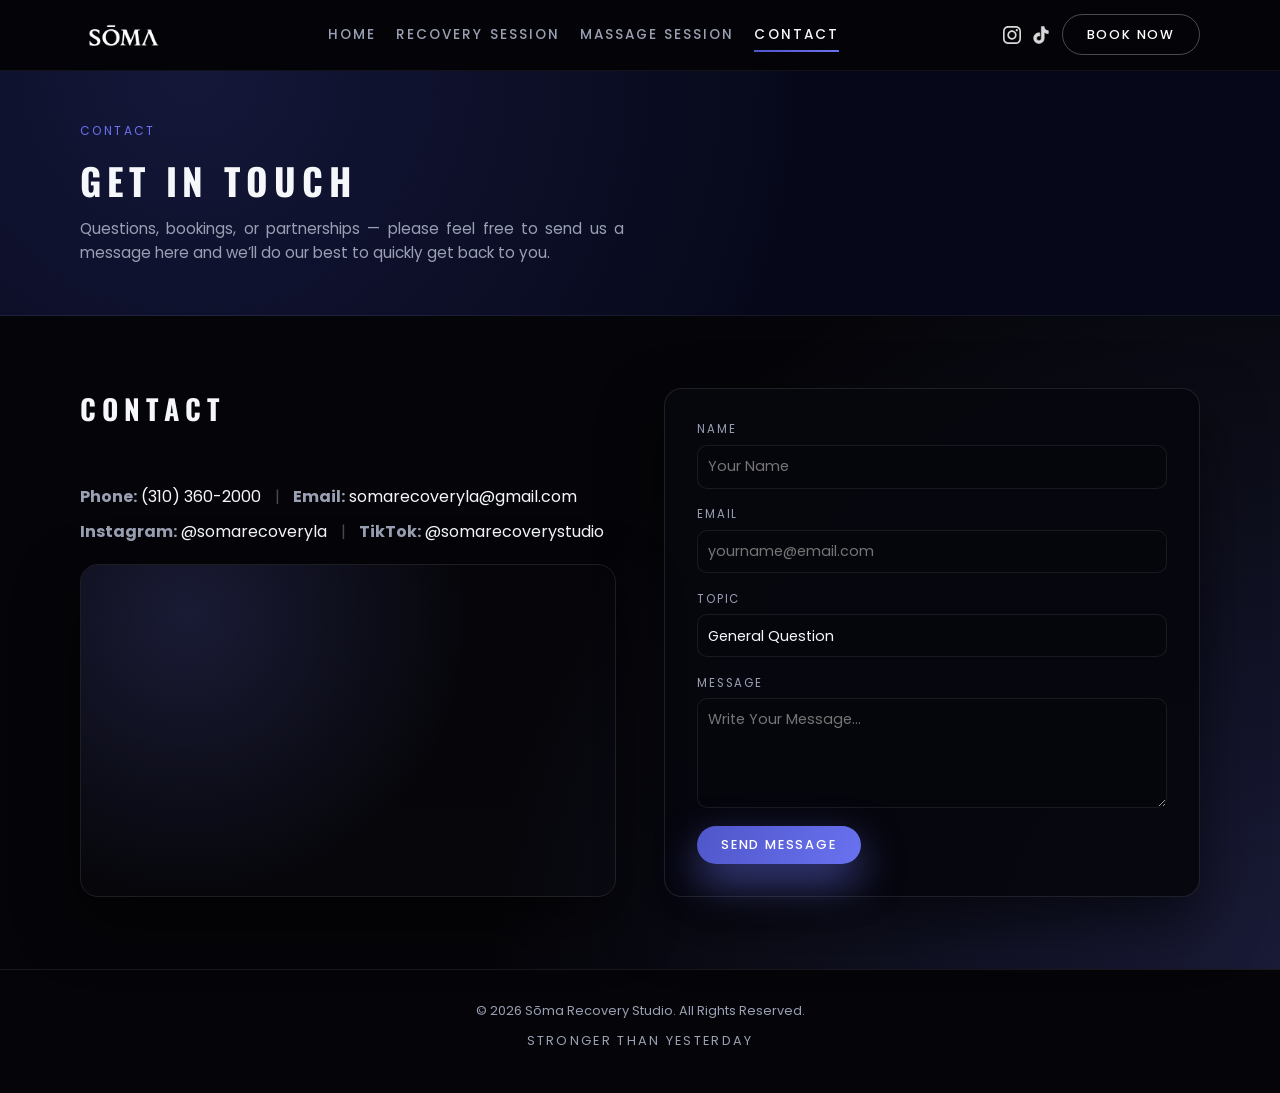
<file: contact.html>
<!DOCTYPE html>
<html lang="en">
<head>
  <meta charset="UTF-8" />
  <meta name="viewport" content="width=device-width, initial-scale=1.0" />

  <title>Sōma Recovery Studio</title>

  <!-- Fonts -->
  <link rel="preconnect" href="https://fonts.googleapis.com">
  <link rel="preconnect" href="https://fonts.gstatic.com" crossorigin>
  <link
    rel="stylesheet"
    href="https://fonts.googleapis.com/css2?family=Poppins:wght@300;400;500;600;700&family=Oswald:wght@400;500;600&display=block"
  >

  <!-- Main styles -->
  <link rel="stylesheet" href="styles.css" />

  <!-- Meta Pixel Code -->
  <script>
    !function(f,b,e,v,n,t,s){
      if(f.fbq)return;n=f.fbq=function(){n.callMethod?
      n.callMethod.apply(n,arguments):n.queue.push(arguments)};
      if(!f._fbq)f._fbq=n;n.push=n;n.loaded=!0;n.version='2.0';
      n.queue=[];t=b.createElement(e);t.async=!0;
      t.src=v;s=b.getElementsByTagName(e)[0];
      s.parentNode.insertBefore(t,s)
    }(window, document,'script','https://connect.facebook.net/en_US/fbevents.js');
    fbq('init', '4151699605071330');
    fbq('track', 'PageView');
  </script>
  <noscript>
    <img height="1" width="1" style="display:none"
         src="https://www.facebook.com/tr?id=4151699605071330&ev=PageView&noscript=1"/>
  </noscript>
</head>

<body class="contact-page">
  <!-- =========================
       HEADER
  ========================== -->
  <header class="site-header">
    <div class="container nav-container">
      <a href="index.html" class="logo">
        <img src="PICTURES/logo.png" alt="Sōma Recovery Studio" />
      </a>

      <nav class="main-nav">
        <a href="index.html">Home</a>
        <a href="recovery.html">
          <span class="nav-long">Recovery Session</span>
          <span class="nav-short">Recovery</span>
        </a>
        <a href="massage.html">
          <span class="nav-long">Massage Session</span>
          <span class="nav-short">Massage</span>
        </a>
        <a href="contact.html" class="active">Contact</a>
      </nav>

      <div class="nav-right">
        <div class="social-icons">
          <a href="https://www.instagram.com/somarecoveryla/" target="_blank" aria-label="Instagram" rel="noopener noreferrer">
            <img src="PICTURES/instagram-icon.svg" alt="Instagram">
          </a>
          <a href="https://www.tiktok.com/@somarecoverystudio" target="_blank" aria-label="TikTok" rel="noopener noreferrer">
            <img src="PICTURES/tiktok-logo.svg" alt="TikTok">
          </a>
        </div>

        <a
          href="https://somarecoveryla.square.site/"
          class="btn btn-outline nav-cta"
          target="_blank"
          rel="noopener noreferrer"
        >
          Book Now
        </a>

        <button class="nav-toggle" type="button" aria-label="Open menu" aria-expanded="false">
          <span class="burger">
            <span></span><span></span><span></span>
          </span>
        </button>
      </div>
    </div>

    <!-- Mobile menu -->
    <div class="mobile-menu" aria-hidden="true">
      <a href="index.html">Home</a>
      <a href="recovery.html">Recovery</a>
      <a href="massage.html">Massage</a>
      <a href="contact.html">Contact</a>
      <a href="https://somarecoveryla.square.site/" target="_blank" rel="noopener noreferrer">Book Now</a>
    </div>
    <div class="mobile-menu-backdrop" aria-hidden="true"></div>
  </header>

  <!-- =========================
       PAGE HERO
  ========================== -->
  <main>
    <section class="page-hero">
      <div class="container">
        <p class="eyebrow">Contact</p>
        <h1>Get In Touch</h1>

        <!-- Desktop copy -->
        <p class="hero-subtitle desktop-only">
          Questions, bookings, or partnerships — please feel free to send us a
          message here and we’ll do our best to quickly get back to you.
        </p>

        <!-- Mobile copy -->
        <p class="hero-subtitle mobile-only">
          Questions, bookings, or partnerships — send us a message and we’ll get back to you.
        </p>
      </div>
    </section>

    <!-- =========================
         CONTACT SECTION
    ========================== -->
    <section class="section contact-section">
      <div class="container split">
        <!-- LEFT COLUMN: info + map (map is desktop only) -->
        <div class="contact-info">
          <div class="section-header">
            <h2>Contact</h2>
          </div>

          <!-- Desktop contact lines (hidden on mobile) -->
          <div class="contact-lines desktop-only">
            <div class="contact-line">
              <span class="contact-chunk">
                <strong>Phone:</strong> <a href="tel:13103602000">(310) 360-2000</a>
              </span>
              <span class="sep">|</span>
              <span class="contact-chunk">
                <strong>Email:</strong> <a href="mailto:somarecoveryla@gmail.com">somarecoveryla@gmail.com</a>
              </span>
            </div>

            <div class="contact-line">
              <span class="contact-chunk">
                <strong>Instagram:</strong> <a href="https://instagram.com/somarecoveryla" target="_blank" rel="noopener noreferrer">@somarecoveryla</a>
              </span>
              <span class="sep">|</span>
              <span class="contact-chunk">
                <strong>TikTok:</strong> <a href="https://tiktok.com/@somarecoverystudio" target="_blank" rel="noopener noreferrer">@somarecoverystudio</a>
              </span>
            </div>
          </div>

          <!-- Map: desktop only -->
          <div class="contact-map desktop-only" aria-label="Map">
            <iframe
              src="https://www.google.com/maps?q=2485%20S%20Sepulveda%20Blvd%2C%20Los%20Angeles%2C%20CA&output=embed"
              loading="lazy"
              referrerpolicy="no-referrer-when-downgrade"
              title="Sōma Recovery Studio Map"
            ></iframe>

            <a
              class="map-overlay"
              href="https://maps.google.com/?q=2485+S+Sepulveda+Blvd+Los+Angeles+CA"
              target="_blank"
              rel="noopener noreferrer"
            >
              Open in Google Maps
            </a>
          </div>
        </div>

        <!-- RIGHT COLUMN: form -->
        <div class="contact-right">
          <!-- ✅ Formspree -->
          <form
            class="contact-form"
            id="contactForm"
            action="https://formspree.io/f/xkowwwgk"
            method="POST"
          >
            <div class="field">
              <label for="name">Name</label>
              <input id="name" name="name" type="text" placeholder="Your Name" required>
            </div>

            <div class="field">
              <label for="email">Email</label>
              <input id="email" name="email" type="email" placeholder="yourname@email.com" required>
            </div>

            <div class="field">
              <label for="topic">Topic</label>
              <select id="topic" name="topic">
                <option value="General Question">General Question</option>
                <option value="Booking Help">Booking Help</option>
                <option value="Partnership">Partnership</option>
              </select>
            </div>

            <div class="field">
              <label for="message">Message</label>
              <textarea id="message" name="message" placeholder="Write Your Message..." required></textarea>
            </div>

            <div class="form-actions">
              <button class="btn btn-primary" id="sendBtn" type="submit">Send Message</button>
              <span class="form-status" id="formStatus" aria-live="polite"></span>
            </div>
          </form>

          <!-- MOBILE-ONLY: clean mini contact line under the form -->
          <div class="contact-mobile-mini mobile-only">
            <span class="label">Phone:</span>
            <a class="contact-link" href="tel:13103602000">(310) 360-2000</a>
            <span class="sep">|</span>
            <span class="label">Email:</span>
            <a class="contact-link" href="mailto:somarecoveryla@gmail.com">somarecoveryla@gmail.com</a>
          </div>
        </div>
      </div>
    </section>
  </main>

  <!-- =========================
       FOOTER
  ========================== -->
  <footer class="site-footer">
    <div class="container footer-inner">
      <p>© <span id="year"></span> Sōma Recovery Studio. All Rights Reserved.</p>
      <p class="footer-sub">STRONGER THAN YESTERDAY</p>
    </div>
    <script>
      document.getElementById('year').textContent = new Date().getFullYear();
    </script>
  </footer>

  <!-- ✅ AJAX Formspree submit (NO REDIRECT). Shows real errors instead of sending you to Formspree page. -->
  <script>
    (function () {
      const form = document.getElementById("contactForm");
      const statusEl = document.getElementById("formStatus");
      const sendBtn = document.getElementById("sendBtn");
      if (!form || !statusEl || !sendBtn) return;

      function setStatus(msg, type) {
        statusEl.textContent = msg;
        statusEl.classList.remove("success", "error");
        if (type) statusEl.classList.add(type);
        statusEl.style.opacity = msg ? "1" : "0";
      }

      form.addEventListener("submit", async (e) => {
        e.preventDefault();
        setStatus("SENDING...", "");
        sendBtn.disabled = true;

        try {
          const res = await fetch(form.action, {
            method: "POST",
            body: new FormData(form),
            headers: { "Accept": "application/json" }
          });

          if (res.ok) {
            form.reset();
            setStatus("SENT ✓", "success");
            setTimeout(() => setStatus("", ""), 3500);
            return;
          }

          // Show Formspree's actual error message (no redirect)
          let data = null;
          try { data = await res.json(); } catch (_) {}

          const msg =
            (data && data.errors && data.errors[0] && data.errors[0].message)
              ? data.errors[0].message
              : "Could not send. Please try again or email us directly.";

          setStatus(msg, "error");
        } catch (err) {
          setStatus("Network blocked. Please try again or email us directly.", "error");
        } finally {
          sendBtn.disabled = false;
        }
      });
    })();
  </script>

  <!-- Use menu.js only -->
  <script src="menu.js"></script>
</body>
</html>
</file>
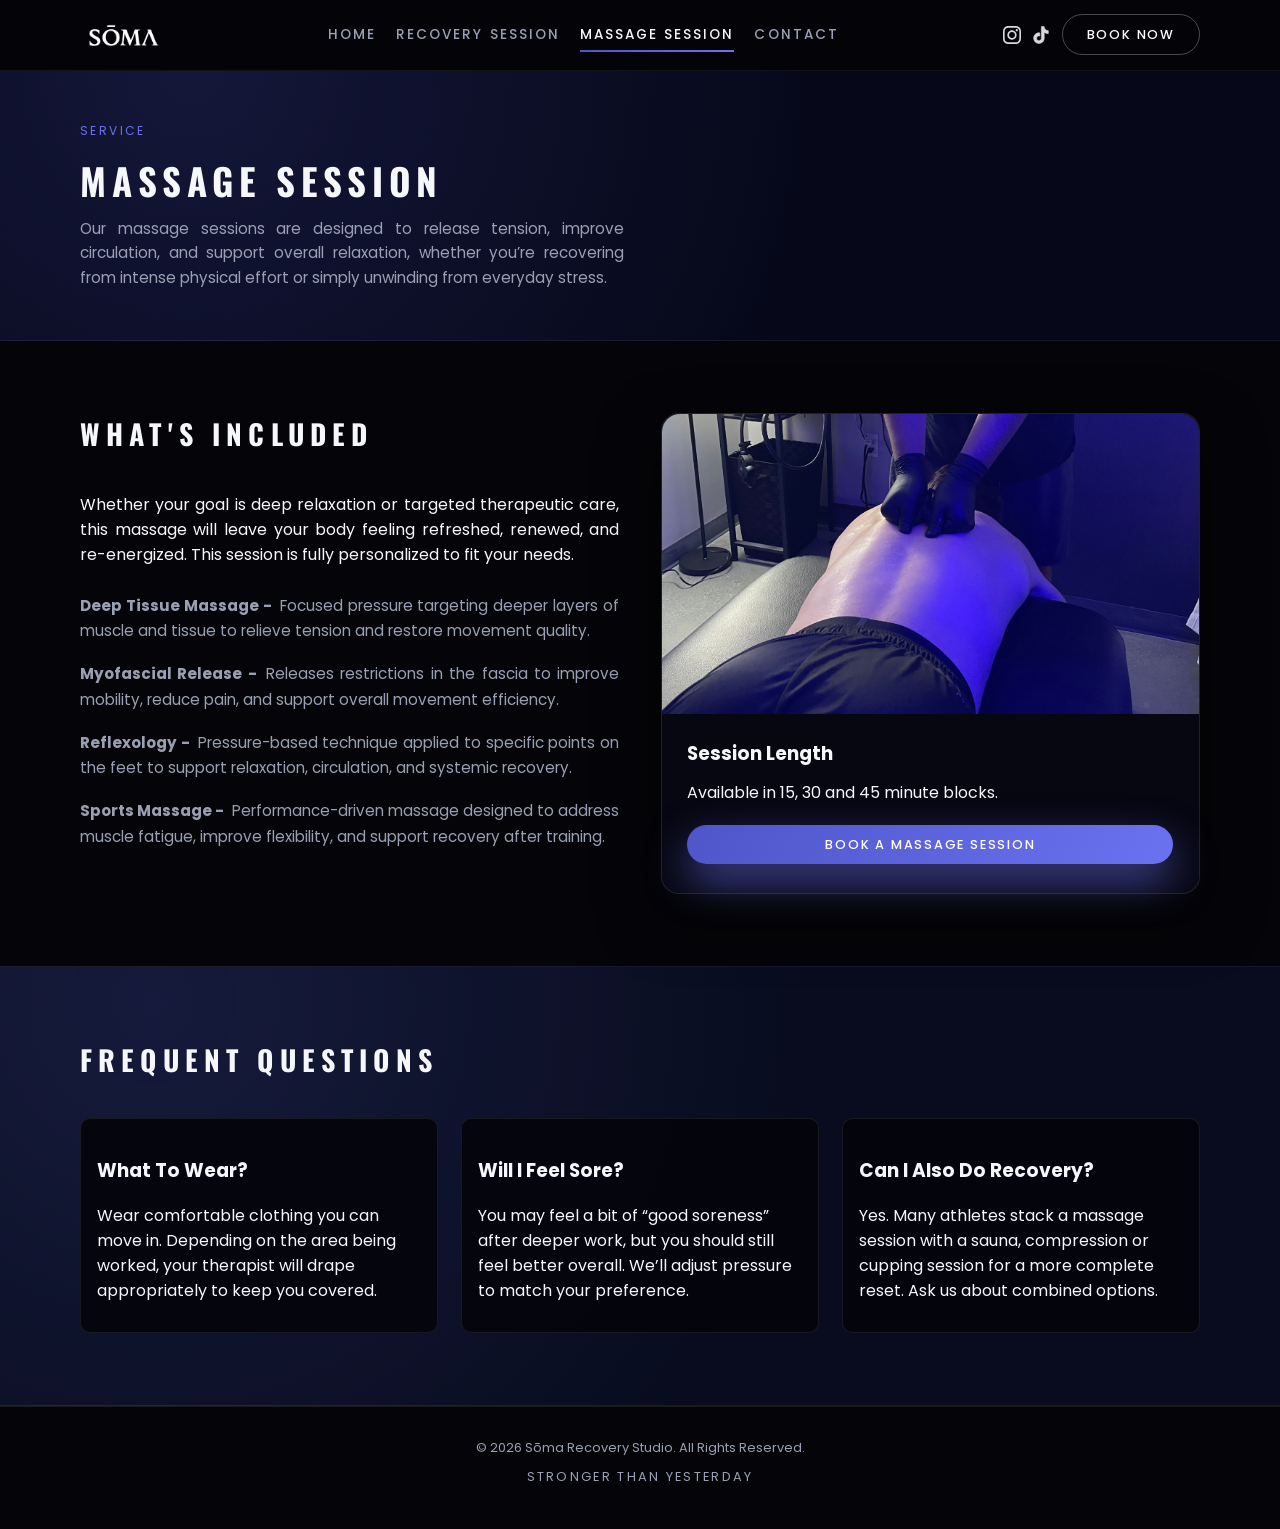
<file: massage.html>
<!DOCTYPE html>
<html lang="en">
<head>
  <meta charset="UTF-8" />
  <meta name="viewport" content="width=device-width, initial-scale=1.0" />

  <title>Sōma Recovery Studio</title>

  <link rel="preconnect" href="https://fonts.googleapis.com">
  <link rel="preconnect" href="https://fonts.gstatic.com" crossorigin>
  <link
    rel="stylesheet"
    href="https://fonts.googleapis.com/css2?family=Poppins:wght@300;400;500;600;700&family=Oswald:wght@400;500;600&display=block"
  >

  <link rel="preload" as="image" href="PICTURES/massage2.jpeg">

  <link rel="stylesheet" href="styles.css" />

  <!-- Meta Pixel Code -->
  <script>
      !function(f,b,e,v,n,t,s)
      {if(f.fbq)return;n=f.fbq=function(){n.callMethod?
      n.callMethod.apply(n,arguments):n.queue.push(arguments)};
      if(!f._fbq)f._fbq=n;n.push=n;n.loaded=!0;n.version='2.0';
      n.queue=[];t=b.createElement(e);t.async=!0;
      t.src=v;s=b.getElementsByTagName(e)[0];
      s.parentNode.insertBefore(t,s)}(window, document,'script',
      'https://connect.facebook.net/en_US/fbevents.js');
      fbq('init', '4151699605071330');
      fbq('track', 'PageView');
  </script>
  <noscript>
      <img height="1" width="1" style="display:none"
           src="https://www.facebook.com/tr?id=4151699605071330&ev=PageView&noscript=1"/>
  </noscript>
</head>

<body class="massage-page">
  <header class="site-header">
    <div class="container nav-container">
      <a href="index.html" class="logo">
        <img src="PICTURES/logo.png" alt="Sōma Recovery Studio" />
      </a>

      <nav class="main-nav">
        <a href="index.html">Home</a>
        <a href="recovery.html">
          <span class="nav-long">Recovery Session</span>
          <span class="nav-short">Recovery</span>
        </a>
        <a href="massage.html" class="active">
          <span class="nav-long">Massage Session</span>
          <span class="nav-short">Massage</span>
        </a>
        <a href="contact.html">Contact</a>
      </nav>

      <div class="nav-right">
        <div class="social-icons">
          <a href="https://www.instagram.com/somarecoveryla/" target="_blank" aria-label="Instagram" rel="noopener noreferrer">
            <img src="PICTURES/instagram-icon.svg" alt="Instagram">
          </a>
          <a href="https://www.tiktok.com/@somarecoverystudio" target="_blank" aria-label="TikTok" rel="noopener noreferrer">
            <img src="PICTURES/tiktok-logo.svg" alt="TikTok">
          </a>
        </div>

        <a
          href="https://somarecoveryla.square.site/"
          class="btn btn-outline nav-cta"
          target="_blank"
          rel="noopener noreferrer"
        >
          Book Now
        </a>

        <button class="nav-toggle" type="button" aria-label="Open menu" aria-expanded="false">
          <span class="burger">
            <span></span><span></span><span></span>
          </span>
        </button>
      </div>
    </div>

    <div class="mobile-menu" aria-hidden="true">
      <a href="index.html">Home</a>
      <a href="recovery.html">Recovery</a>
      <a href="massage.html">Massage</a>
      <a href="contact.html">Contact</a>
      <a href="https://somarecoveryla.square.site/" target="_blank" rel="noopener noreferrer">Book Now</a>
    </div>
    <div class="mobile-menu-backdrop" aria-hidden="true"></div>
  </header>

  <main>
    <!-- HERO -->
    <section class="page-hero">
      <div class="container">
        <p class="eyebrow desktop-only">Service</p>
        <p class="eyebrow mobile-only">Massage</p>

        <h1 class="desktop-only">Massage Session</h1>
        <h1 class="mobile-only">Massage</h1>

        <p class="hero-subtitle desktop-only">
          Our massage sessions are designed to release tension, improve circulation,
          and support overall relaxation, whether you’re recovering from intense physical effort
          or simply unwinding from everyday stress.
        </p>

        <p class="hero-subtitle mobile-only">
          Personalized massage to release tightness,
          restore movement, and accelerate recovery.
        </p>
      </div>
    </section>

    <!-- WHAT'S INCLUDED -->
    <section class="section">
      <div class="container split">
        <div>
          <div class="section-header">
            <h2>What's Included</h2>
          </div>

          <p class="desktop-only">
            Whether your goal is deep relaxation or targeted therapeutic care,
            this massage will leave your body feeling refreshed, renewed, and re-energized.
            This session is fully personalized to fit your needs.
          </p>

          <p class="mobile-only">
            A structured massage session focused on the parts of your body that need it most.
          </p>

          <!-- DESKTOP LIST -->
          <ul class="feature-list desktop-only">
            <li><strong>Deep Tissue Massage - </strong> Focused pressure targeting deeper layers of muscle and tissue to relieve tension and restore movement quality.</li>
            <li><strong>Myofascial Release - </strong> Releases restrictions in the fascia to improve mobility, reduce pain, and support overall movement efficiency.</li>
            <li><strong>Reflexology - </strong> Pressure-based technique applied to specific points on the feet to support relaxation, circulation, and systemic recovery.</li>
            <li><strong>Sports Massage - </strong> Performance-driven massage designed to address muscle fatigue, improve flexibility, and support recovery after training.</li>
          </ul>

          <!-- MOBILE LIST (SHORT) -->
          <ul class="feature-list mobile-only">
            <li><strong>Deep Tissue - </strong> Focused pressure that targets tight muscles to restore movement quality.</li>
            <li><strong>Myofascial - </strong> Releases restrictions in the fascia to improve mobility and reduce pain.</li>
            <li><strong>Reflexology - </strong> Applied to specific points on the feet to support relaxation and circulation.</li>
            <li><strong>Sports Massage - </strong> Reduces muscle fatigue, improves flexibility and supports recovery.</li>
          </ul>
        </div>

        <!-- SESSION CARD -->
        <div class="session-card">
          <div class="session-visual">
            <div class="session-visual-media" style="background-image: url('PICTURES/massage2.jpeg');"></div>

            <div class="session-meta">
              <h3>Session Length</h3>

              <p class="desktop-only">Available in 15, 30 and 45 minute blocks.</p>
              <p class="mobile-only">15, 30 or 45 minute blocks</p>

              <a href="https://somarecoveryla.square.site/"
                 class="btn btn-primary btn-full"
                 target="_blank"
                 rel="noopener noreferrer">
                Book A Massage Session
              </a>
            </div>
          </div>
        </div>
      </div>
    </section>

    <!-- FAQ -->
    <section class="section section-alt">
      <div class="container">
        <div class="section-header">
          <h2>Frequent Questions</h2>
        </div>

        <div class="faq-grid">
          <div class="faq-item">
            <h3 class="desktop-only">What To Wear?</h3>
            <h3 class="mobile-only">What To Wear?</h3>

            <p class="desktop-only">
              Wear comfortable clothing you can move in. Depending on the area being worked,
              your therapist will drape appropriately to keep you covered.
            </p>
            <p class="mobile-only">
              Wear comfortable clothes— we’ll keep you appropriately covered.
            </p>
          </div>

          <div class="faq-item">
            <h3 class="desktop-only">Will I Feel Sore?</h3>
            <h3 class="mobile-only">Will I Feel Sore?</h3>

            <p class="desktop-only">
              You may feel a bit of “good soreness” after deeper work, but you should still feel better overall.
              We’ll adjust pressure to match your preference.
            </p>
            <p class="mobile-only">
              You might feel a little sore after deep work — we adjust pressure to you.
            </p>
          </div>

          <div class="faq-item">
            <h3 class="desktop-only">Can I Also Do Recovery?</h3>
            <h3 class="mobile-only">Can I Also Do Recovery?</h3>

            <p class="desktop-only">
              Yes. Many athletes stack a massage session with a sauna, compression or cupping session for a more complete reset.
              Ask us about combined options.
            </p>
            <p class="mobile-only">
              Yes — you can stack massage with sauna or cupping for a full reset.
            </p>
          </div>
        </div>
      </div>
    </section>
  </main>

  <footer class="site-footer">
    <div class="container footer-inner">
      <p>© <span id="year"></span> Sōma Recovery Studio. All Rights Reserved.</p>
      <p class="footer-sub">STRONGER THAN YESTERDAY</p>
    </div>
    <script>
      document.getElementById('year').textContent = new Date().getFullYear();
    </script>
  </footer>

  <!-- Use ONLY menu.js (no duplicate inline script) -->
  <script src="menu.js"></script>
</body>
</html>
</file>
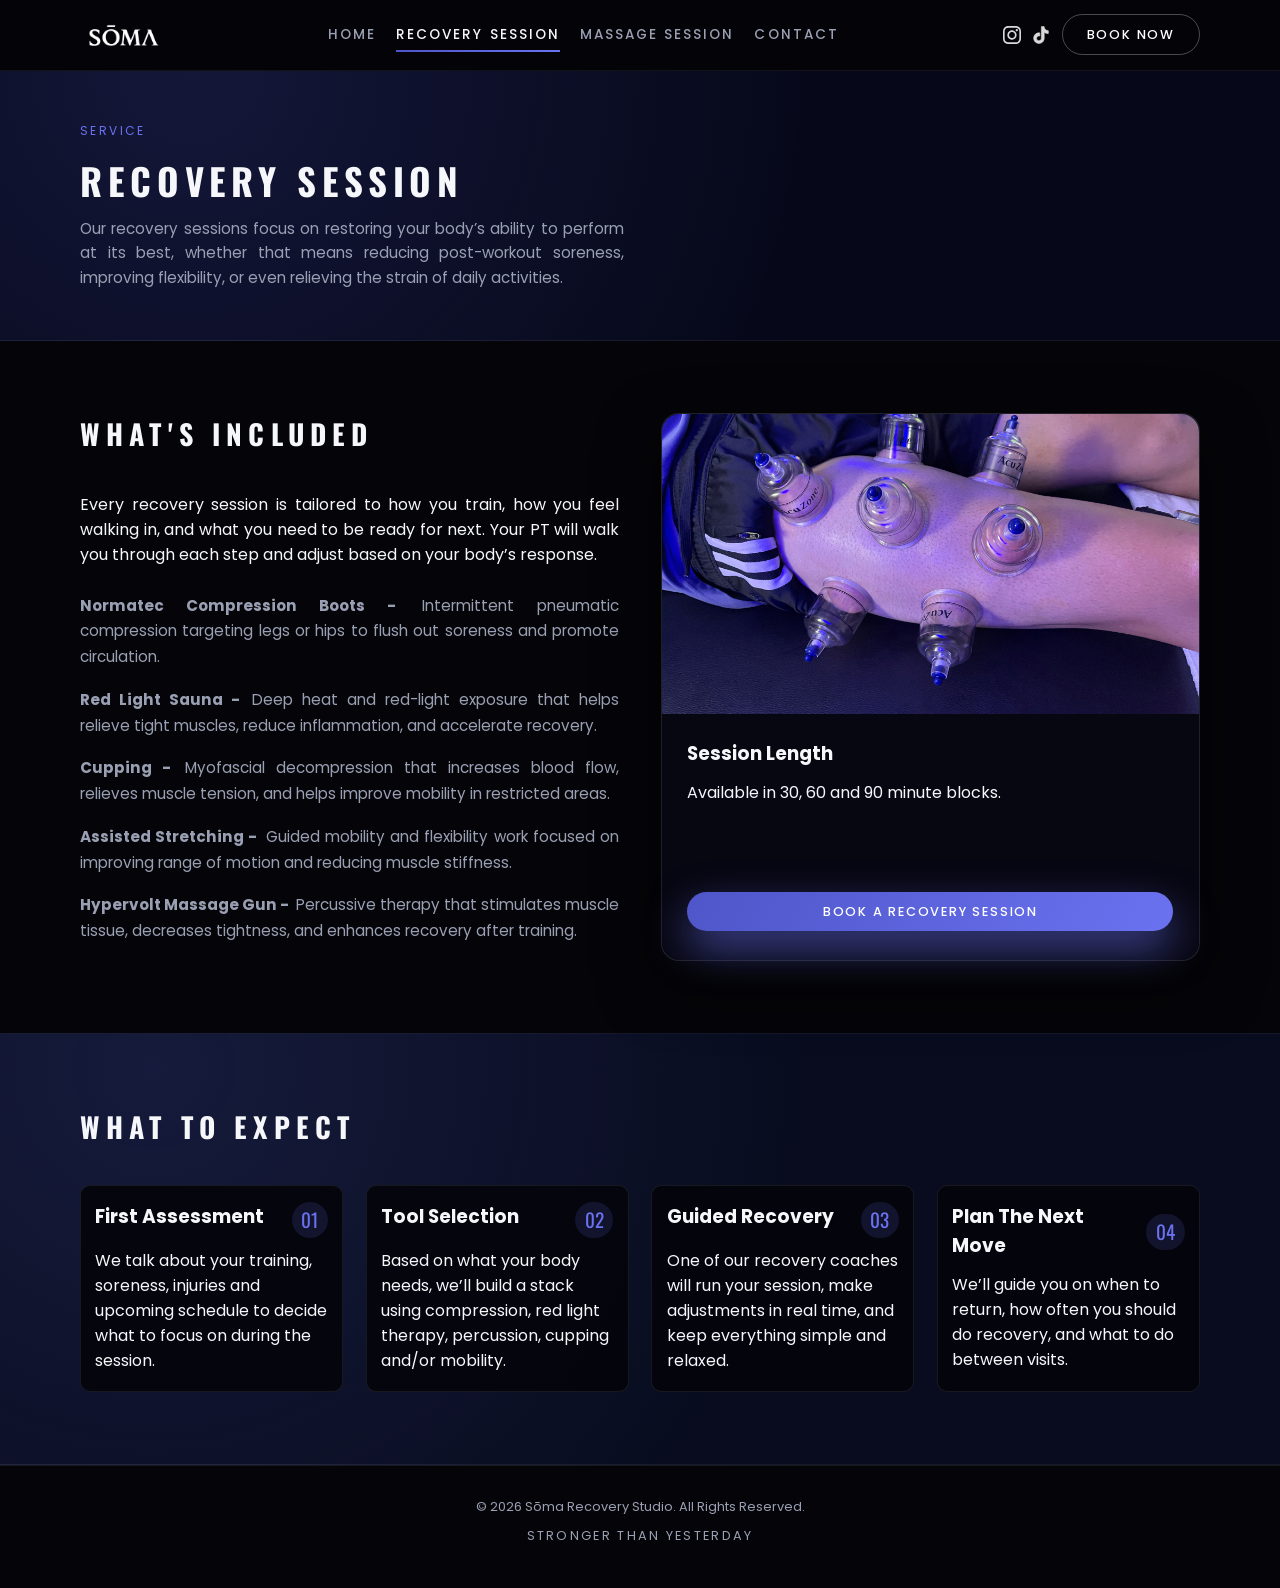
<file: recovery.html>
<!DOCTYPE html>
<html lang="en">
<head>
  <meta charset="UTF-8" />
  <meta name="viewport" content="width=device-width, initial-scale=1.0" />

  <title>Sōma Recovery Studio</title>

  <link rel="preconnect" href="https://fonts.googleapis.com">
  <link rel="preconnect" href="https://fonts.gstatic.com" crossorigin>
  <link
    rel="stylesheet"
    href="https://fonts.googleapis.com/css2?family=Poppins:wght@300;400;500;600;700&family=Oswald:wght@400;500;600&display=block"
  >

  <link rel="preload" as="image" href="PICTURES/background.jpeg">
  <link rel="preload" as="image" href="PICTURES/cuppingfull.jpeg">

  <link rel="stylesheet" href="styles.css" />

  <!-- Meta Pixel Code -->
  <script>
      !function(f,b,e,v,n,t,s)
      {if(f.fbq)return;n=f.fbq=function(){n.callMethod?
      n.callMethod.apply(n,arguments):n.queue.push(arguments)};
      if(!f._fbq)f._fbq=n;n.push=n;n.loaded=!0;n.version='2.0';
      n.queue=[];t=b.createElement(e);t.async=!0;
      t.src=v;s=b.getElementsByTagName(e)[0];
      s.parentNode.insertBefore(t,s)}(window, document,'script',
      'https://connect.facebook.net/en_US/fbevents.js');
      fbq('init', '4151699605071330');
      fbq('track', 'PageView');
  </script>
  <noscript>
      <img height="1" width="1" style="display:none"
           src="https://www.facebook.com/tr?id=4151699605071330&ev=PageView&noscript=1"/>
  </noscript>
</head>

<body class="recovery-page">
  <header class="site-header">
    <div class="container nav-container">
      <a href="index.html" class="logo">
        <img src="PICTURES/logo.png" alt="Sōma Recovery Studio" />
      </a>

      <nav class="main-nav">
        <a href="index.html">Home</a>
        <a href="recovery.html" class="active">
          <span class="nav-long">Recovery Session</span>
          <span class="nav-short">Recovery</span>
        </a>
        <a href="massage.html">
          <span class="nav-long">Massage Session</span>
          <span class="nav-short">Massage</span>
        </a>
        <a href="contact.html">Contact</a>
      </nav>

      <div class="nav-right">
        <div class="social-icons">
          <a href="https://www.instagram.com/somarecoveryla/" target="_blank" aria-label="Instagram" rel="noopener noreferrer">
            <img src="PICTURES/instagram-icon.svg" alt="Instagram">
          </a>
          <a href="https://www.tiktok.com/@somarecoverystudio" target="_blank" aria-label="TikTok" rel="noopener noreferrer">
            <img src="PICTURES/tiktok-logo.svg" alt="TikTok">
          </a>
        </div>

        <a
          href="https://somarecoveryla.square.site/"
          class="btn btn-outline nav-cta"
          target="_blank"
          rel="noopener noreferrer"
        >
          Book Now
        </a>

        <button class="nav-toggle" type="button" aria-label="Open menu" aria-expanded="false">
          <span class="burger">
            <span></span><span></span><span></span>
          </span>
        </button>
      </div>
    </div>

    <div class="mobile-menu" aria-hidden="true">
      <a href="index.html">Home</a>
      <a href="recovery.html">Recovery</a>
      <a href="massage.html">Massage</a>
      <a href="contact.html">Contact</a>
      <a href="https://somarecoveryla.square.site/" target="_blank" rel="noopener noreferrer">Book Now</a>
    </div>
    <div class="mobile-menu-backdrop" aria-hidden="true"></div>
  </header>

  <main>
    <!-- HERO -->
    <section class="page-hero">
      <div class="container">
        <p class="eyebrow desktop-only">Service</p>
        <p class="eyebrow mobile-only">Recovery</p>

        <h1 class="desktop-only">Recovery Session</h1>
        <h1 class="mobile-only">Recovery</h1>

        <p class="hero-subtitle desktop-only">
          Our recovery sessions focus on restoring your body’s ability to perform at its best,
          whether that means reducing post-workout soreness, improving flexibility, or even
          relieving the strain of daily activities.
        </p>

        <p class="hero-subtitle mobile-only">
          Personalized recovery built around your training intensity and how your body feels.
        </p>
      </div>
    </section>

    <!-- WHAT'S INCLUDED -->
    <section class="section">
      <div class="container split">
        <div>
          <div class="section-header">
            <h2>What's Included</h2>
          </div>

          <p class="desktop-only">
            Every recovery session is tailored to how you train, how you feel walking in,
            and what you need to be ready for next. Your PT will walk you through each step
            and adjust based on your body’s response.
          </p>

          <p class="mobile-only">
            A structured recovery session using the right tools for your current body needs.
          </p>

          <!-- DESKTOP LIST -->
          <ul class="feature-list desktop-only">
            <li><strong>Normatec Compression Boots - </strong> Intermittent pneumatic compression targeting legs or hips to flush out soreness and promote circulation.</li>
            <li><strong>Red Light Sauna - </strong> Deep heat and red-light exposure that helps relieve tight muscles, reduce inflammation, and accelerate recovery.</li>
            <li><strong>Cupping - </strong> Myofascial decompression that increases blood flow, relieves muscle tension, and helps improve mobility in restricted areas.</li>
            <li><strong>Assisted Stretching - </strong> Guided mobility and flexibility work focused on improving range of motion and reducing muscle stiffness.</li>
            <li><strong>Hypervolt Massage Gun - </strong> Percussive therapy that stimulates muscle tissue, decreases tightness, and enhances recovery after training.</li>
          </ul>

          <!-- MOBILE LIST (SHORT) -->
          <ul class="feature-list mobile-only">
            <li><strong>Compression Boots - </strong> Targets legs or hips. Boosts circulation and reduces soreness.</li>
            <li><strong>Red Light Sauna - </strong> Relieves muscles, reduces inflammation and accelerates recovery.</li>
            <li><strong>Cupping - </strong> Helps improve mobility, release muscle tension and increase blood flow.</li>
            <li><strong>Assisted Stretching - </strong> Enhances flexibility and focuses on improving range of motion.</li>
            <li><strong>Massage Gun - </strong> Quick tension relief, helps stimulate muscles and decreases tightness.</li>
          </ul>
        </div>

        <!-- SESSION CARD -->
        <div class="session-card">
          <div class="session-visual">
            <div class="session-visual-media" style="background-image: url('PICTURES/cuppingfull.jpeg');"></div>

            <div class="session-meta">
              <h3>Session Length</h3>

              <p class="desktop-only">Available in 30, 60 and 90 minute blocks.</p>
              <p class="mobile-only">30, 60 or 90 minute blocks</p>

              <a href="https://somarecoveryla.square.site/"
                 class="btn btn-primary btn-full"
                 target="_blank"
                 rel="noopener noreferrer">
                Book A Recovery Session
              </a>
            </div>
          </div>
        </div>
      </div>
    </section>

    <!-- WHAT TO EXPECT -->
    <section class="section section-alt">
      <div class="container">
        <div class="section-header">
          <h2>What To Expect</h2>
        </div>

        <div class="steps-grid">
          <div class="step">
            <span class="step-number">01</span>
            <h3 class="desktop-only">First Assessment</h3>
            <h3 class="mobile-only">Assessment</h3>

            <p class="desktop-only">
              We talk about your training, soreness, injuries and upcoming schedule to decide what to focus on during the session.
            </p>
            <p class="mobile-only">
              Quick check-in to decide the focus of your recovery session.
            </p>
          </div>

          <div class="step">
            <span class="step-number">02</span>
            <h3 class="desktop-only">Tool Selection</h3>
            <h3 class="mobile-only">Tools</h3>

            <p class="desktop-only">
              Based on what your body needs, we’ll build a stack using compression, red light therapy, percussion, cupping and/or mobility.
            </p>
            <p class="mobile-only">
              We build your recovery session based on what your body needs.
            </p>
          </div>

          <div class="step">
            <span class="step-number">03</span>
            <h3 class="desktop-only">Guided Recovery</h3>
            <h3 class="mobile-only">Recovery</h3>

            <p class="desktop-only">
              One of our recovery coaches will run your session, make adjustments in real time, and keep everything simple and relaxed.
            </p>
            <p class="mobile-only">
              One of our recovery coaches will run the session and adjust to you.
            </p>
          </div>

          <div class="step">
            <span class="step-number">04</span>
            <h3 class="desktop-only">Plan The Next Move</h3>
            <h3 class="mobile-only">Next Steps</h3>

            <p class="desktop-only">
              We’ll guide you on when to return, how often you should do recovery, and what to do between visits.
            </p>
            <p class="mobile-only">
              We'll leave you with clear guidance on what to do next for best results.
            </p>
          </div>
        </div>
      </div>
    </section>
  </main>

  <footer class="site-footer">
    <div class="container footer-inner">
      <p>© <span id="year"></span> Sōma Recovery Studio. All Rights Reserved.</p>
      <p class="footer-sub">STRONGER THAN YESTERDAY</p>
    </div>
    <script>
      document.getElementById('year').textContent = new Date().getFullYear();
    </script>
  </footer>

  <!-- Use ONLY menu.js (no duplicate inline script) -->
  <script src="menu.js"></script>
</body>
</html>
</file>
<file: styles.css>
/* =========================
   ROOT VARIABLES
========================= */

:root {
  /* BACKGROUNDS */
  --bg: #050509;
  --bg-elevated: #06081a;
  --bg-alt: #080c1e;

  /* SOMA INDIGO / STUDIO BLUE */
  --accent: #4F56C9;
  --accent-light: #6A72F0;
  --accent-dark: #373DA6;
  --accent-soft: rgba(106, 114, 240, 0.14);
  --glow-blue: rgba(106, 114, 240, 0.55);

  /* TEXT */
  --text-main: #f5f7fa;
  --text-muted: #9aa0b3;

  /* UI */
  --border-subtle: rgba(255, 255, 255, 0.08);
  --pill-bg: rgba(6, 10, 30, 0.9);

  --radius-lg: 18px;
  --radius-md: 10px;

  --shadow-soft: 0 24px 60px rgba(0, 0, 0, 0.6);

  /* FONTS */
  --font-sans: "Poppins", system-ui, -apple-system, BlinkMacSystemFont, sans-serif;
  --font-display: "Oswald", system-ui, -apple-system, BlinkMacSystemFont, sans-serif;
}

/* =========================
   GLOBAL RESET
========================= */

*,
*::before,
*::after {
  box-sizing: border-box;
}

html,
body {
  margin: 0;
  padding: 0;

  background-color: var(--bg);
  color: var(--text-main);
  font-family: var(--font-sans);

  min-height: 100%;
  overflow-x: hidden;
}

html {
  font-synthesis: none;
  text-rendering: optimizeLegibility;
  -webkit-font-smoothing: antialiased;
  scroll-behavior: smooth;
}

/* Global paragraphs justified on desktop */
p {
  text-align: justify;
  margin: 0 0 0.7rem;
}

img {
  max-width: 100%;
  display: block;
}

a {
  color: inherit;
  text-decoration: none;
}

.container {
  width: min(1120px, 100% - 3rem);
  margin: 0 auto;
}

/* Helpers (default desktop) */
.desktop-only { display: block; }
.mobile-only { display: none; }

.nav-short { display: none; }
.tag-short { display: none; }

/* =========================
   IMAGE LOAD SMOOTHING
========================= */

img,
.service-media,
.session-visual-media {
  opacity: 1;
  transition: none;
}

/* =========================
   HEADER / NAV
========================= */

.site-header {
  position: sticky;
  top: 0;
  z-index: 20;
  background: rgba(5, 5, 9, 0.95);
  backdrop-filter: blur(14px);
  border-bottom: 1px solid rgba(255, 255, 255, 0.06);
}

.nav-container {
  display: flex;
  align-items: center;
  justify-content: space-between;
  padding: 0.9rem 0;
}

/* LOGO */
.logo {
  display: flex;
  align-items: center;
}

.logo img {
  height: 34px;
  width: auto;
  transition: transform 0.22s ease, filter 0.22s ease, opacity 0.22s ease;
  transform-origin: center;
}

.logo img:hover {
  transform: scale(1.08);
  filter: drop-shadow(0 0 8px rgba(106, 114, 240, 0.65));
}

/* NAV */
.main-nav {
  display: flex;
  gap: 1.25rem;
  font-size: 0.85rem;
}

.main-nav a {
  position: relative;
  color: var(--text-muted);
  text-transform: uppercase;
  letter-spacing: 0.15em;
  font-weight: 500;
  transition: color 0.22s ease, filter 0.22s ease;
}

.main-nav a::after {
  content: "";
  position: absolute;
  left: 0;
  bottom: -0.45rem;
  width: 0;
  height: 2px;
  background: linear-gradient(90deg, var(--accent), var(--accent-light));
  transition: width 0.22s ease-out;
}

.main-nav a:hover {
  color: #ffffff;
  filter: drop-shadow(0 0 8px rgba(106, 114, 240, 0.55));
}

.main-nav a:hover::after,
.main-nav a.active::after {
  width: 100%;
}

.main-nav a.active {
  color: var(--text-main);
}

/* =========================
   BUTTONS
========================= */

.btn {
  display: inline-flex;
  align-items: center;
  justify-content: center;
  border-radius: 999px;
  padding: 0.65rem 1.5rem;
  font-size: 0.8rem;
  font-weight: 500;
  text-transform: uppercase;
  letter-spacing: 0.14em;
  border: none;
  cursor: pointer;
  transition: transform 0.15s ease, box-shadow 0.15s ease, background 0.2s;
  position: relative;
  z-index: 1;
}

.btn-primary {
  background: linear-gradient(120deg, var(--accent), var(--accent-light));
  color: #fff;
  box-shadow: 0 18px 42px var(--glow-blue);
}

.btn-primary:hover {
  transform: translateY(-1px);
  box-shadow: 0 24px 52px rgba(106, 114, 240, 0.75);
}

.btn-primary:active {
  transform: translateY(0);
  box-shadow: 0 12px 28px rgba(106, 114, 240, 0.45);
}

.btn-secondary {
  background: rgba(255, 255, 255, 0.04);
  border: 1px solid rgba(255, 255, 255, 0.14);
  color: #fff;
}

.btn-secondary:hover {
  background: rgba(255, 255, 255, 0.08);
}

.btn-ghost {
  background: transparent;
  border: 1px solid rgba(255, 255, 255, 0.18);
}

.btn-outline {
  border: 1px solid rgba(255, 255, 255, 0.28);
  background: transparent;
  color: #fff;
  transition: 
    background 0.2s ease,
    transform 0.15s ease,
    box-shadow 0.2s ease,
    filter 0.2s ease;
}

.btn-outline:hover {
  background: rgba(255, 255, 255, 0.06);
  transform: translateY(-1px);
  box-shadow: 0 10px 24px rgba(0,0,0,0.35);
  filter: drop-shadow(0 0 6px rgba(106,114,240,0.25));
}

@media (min-width: 601px){
  a.btn[href="#services"]{
    color: #fff !important;
  }
}
/* =========================
   HOME — "Explore Our Services" hover (desktop)
   Forces the same hover feel as other dark buttons.
========================= */
.hero-actions a.btn[href="#services"]{
  transition: transform 0.15s ease, box-shadow 0.15s ease, background 0.2s, border-color 0.2s;
}

@media (hover: hover) and (pointer: fine){
  .hero-actions a.btn[href="#services"]:hover{
    background: rgba(255, 255, 255, 0.08);
    border-color: rgba(255, 255, 255, 0.22);
    transform: translateY(-1px);
  }

  .hero-actions a.btn[href="#services"]:active{
    transform: translateY(0);
  }
}

.btn-full { width: 100%; }

.nav-cta { display: none; }
@media (min-width: 820px) { .nav-cta { display: inline-flex; } }

/* Social icons in header */
.social-icons {
  display: flex;
  align-items: center;
  gap: 0.65rem;
  margin-right: 0.2rem;
}

.social-icons img {
  width: 18px;
  height: 18px;
  opacity: 0.85;
  transition: opacity 0.25s ease, transform 0.25s ease;
}

.social-icons img:hover {
  opacity: 1;
  transform: scale(1.12);
}

.nav-right{
  display: flex;
  align-items: center;
  gap: 0.55rem;
}

/* =========================
   MOBILE MENU — SAFE DEFAULTS (ALL SIZES)
   ✅ Prevent invisible overlays from blocking desktop scroll.
========================= */
.mobile-menu,
.mobile-menu-backdrop{
  display: none;
  pointer-events: none;
}

/* Burger hidden by default on desktop */
.nav-toggle { display: none; }

/* =========================
   HERO SECTION
========================= */

.hero {
  position: relative;
  padding: 5rem 0 1.5rem;
  min-height: 72vh;
  display: flex;
  align-items: center;

  background-image:
    linear-gradient(
      to bottom,
      rgba(5, 5, 9, 0.06) 0%,
      rgba(5, 5, 9, 0.14) 45%,
      rgba(5, 5, 9, 0.26) 100%
    ),
    url("PICTURES/background.jpeg");

  background-size: cover;
  background-position: center 110%;
  background-repeat: no-repeat;

  filter: brightness(1.1) contrast(1.03);
}

.hero::after {
  content: "";
  position: absolute;
  inset: 0;
  pointer-events: none;
  background: radial-gradient(circle at top left, rgba(106, 114, 240, 0.06), transparent 65%);
}

.hero-overlay {
  position: absolute;
  inset: 0;
  pointer-events: none; /* ✅ extra-safe */
  background:
    radial-gradient(circle at top, rgba(5, 5, 9, 0.0) 0%, rgba(5, 5, 9, 0.52) 55%),
    linear-gradient(to bottom, rgba(5, 5, 9, 0.642), #0505096d 75%);
}

.hero-content { position: relative; z-index: 2; }

.eyebrow {
  text-transform: uppercase;
  letter-spacing: 0.2em;
  font-size: 0.75rem;
  color: var(--accent-light);
  margin-bottom: 0.8rem;
  text-align: left;
}

.hero h1 {
  font-family: var(--font-display);
  font-size: clamp(2.8rem, 5vw, 3.7rem);
  line-height: 1.05;
  margin: 0 0 1.1rem;
  text-align: left;
}

.hero h1 span { color: var(--accent-light); }

.hero-title {
  line-height: 1.05;
  margin-bottom: 1.5rem;
}

.hero-title .hero-line-top { color: #ffffff !important; }

.hero-line { display: block; }

.hero-line-top {
  font-size: 3.4rem;
  letter-spacing: 0.03em;
  color: #ffffff;
}

.hero-line-bottom {
  font-size: 4.5rem;
  font-weight: 700;
  letter-spacing: 0.022em;
  display: inline-block;
  transform: scaleX(1.12);
  transform-origin: left;
  line-height: 1;
}

.hero-subtitle {
  max-width: 36rem;
  color: var(--text-muted);
  font-size: 0.95rem;
  line-height: 1.6;
}

.hero-actions {
  margin-top: 2.1rem;
  display: flex;
  flex-wrap: wrap;
  gap: 1rem;
}

/* =========================
   SECTIONS
========================= */

.section { padding: 4.5rem 0; }

.section-alt {
  background:
    radial-gradient(circle at 12% 8%, var(--accent-soft), transparent 55%),
    var(--bg-alt);
  border-top: 1px solid rgba(255, 255, 255, 0.05);
  border-bottom: 1px solid rgba(255, 255, 255, 0.05);
}

.section-header { margin-bottom: 2.4rem; }

.section-header h2 {
  font-family: var(--font-display);
  font-size: 1.75rem;
  text-transform: uppercase;
  letter-spacing: 0.22em;
  margin: 0 0 0.4rem;
}

.section-header p {
  color: var(--text-muted);
  margin-top: 0.25rem;
}

.section-subheader {
  font-size: 1.05rem;
  font-weight: 500;
  color: var(--text-main);
  margin-top: 0.6rem;
  margin-bottom: 1.4rem;
}

/* =========================
   SERVICES
========================= */

.services { padding-top: 3.5rem; }

.services-grid {
  display: grid;
  grid-template-columns: 1fr;
  gap: 2rem;
}

@media (min-width: 820px) {
  .services-grid { grid-template-columns: repeat(2, 1fr); }
}

.service-card {
  background: rgba(8, 8, 16, 0.95);
  border-radius: var(--radius-lg);
  overflow: hidden;
  border: 1px solid rgba(255, 255, 255, 0.08);
  box-shadow: var(--shadow-soft);
}

.service-media {
  position: relative;
  height: 350px;
  background-size: cover;
  background-position: center top;
}

.service-media::after {
  content: "";
  position: absolute;
  inset: 0;
  pointer-events: none;
  background: rgba(5, 5, 9, 0.18);
}

.service-body { padding: 1.7rem; }

.service-body h3 { margin: 0 0 0.6rem; }

.service-body p {
  color: var(--text-muted);
  font-size: 0.95rem;
}

.service-tags {
  list-style: none;
  padding: 0;
  margin: 1.1rem 0 1.6rem;
  display: flex;
  flex-wrap: wrap;
  gap: 0.45rem;
}

.service-tags li {
  font-size: 0.72rem;
  text-transform: uppercase;
  letter-spacing: 0.14em;
  padding: 0.35rem 0.75rem;
  border-radius: 999px;
  background: var(--pill-bg);
  border: 1px solid rgba(255, 255, 255, 0.06);
}

/* =========================
   BRANDS SECTION
========================= */

.brands-section {
  background:
    radial-gradient(circle at top right, rgba(106, 114, 240, 0.12), transparent 55%),
    var(--bg-elevated);
  border-top: 1px solid rgba(255, 255, 255, 0.05);
  border-bottom: 1px solid rgba(255, 255, 255, 0.05);
}

.brands-grid {
  display: grid;
  grid-template-columns: repeat(2, minmax(0, 1fr));
  gap: 1.2rem;
  align-items: center;
}

@media (min-width: 720px) {
  .brands-grid { grid-template-columns: repeat(5, minmax(0, 1fr)); }
}

.brand-item {
  aspect-ratio: 1 / 1;
  width: 100%;
  justify-self: stretch;

  display: flex;
  align-items: center;
  justify-content: center;

  background: rgba(15, 23, 42, 0.9);
  border-radius: 20px;
  border: 1px solid rgba(148, 163, 184, 0.25);
}

.brand-item img {
  max-width: 78%;
  max-height: 78%;
  border-radius: 15px;
  filter: grayscale(100%);
  opacity: 0.9;
}

/* =========================
   SPLIT LAYOUT (GLOBAL)
========================= */

.split {
  display: grid;
  grid-template-columns: 1fr;
  gap: 2.6rem;
}

@media (min-width: 880px) {
  .split {
    grid-template-columns: 1fr 1fr;
    align-items: stretch;
  }
}

.split > * { min-width: 0; }

/* =========================
   PAGE HERO (INNER PAGES)
========================= */

.page-hero {
  padding: 3.2rem 0 2.4rem;
  border-bottom: 1px solid rgba(255, 255, 255, 0.06);
  background:
    radial-gradient(circle at 15% 0, var(--accent-soft), transparent 55%),
    var(--bg-elevated);
}

.page-hero h1 {
  font-family: var(--font-display);
  font-size: 2.3rem;
  text-transform: uppercase;
  letter-spacing: 0.16em;
  margin: 0 0 0.6rem;
  text-align: left;
}

.page-hero .hero-subtitle { max-width: 34rem; }

/* ✅ Contact hero copy: desktop vs mobile (fix duplicate sentence) */
.contact-sub-mobile{ display: none; }
@media (max-width: 600px){
  .contact-sub-desktop{ display: none; }
  .contact-sub-mobile{ display: block; }
}

/* =========================
   FEATURE / SESSION DETAILS
========================= */

.feature-list {
  list-style: none;
  padding: 0;
  margin: 1.4rem 0 0;
}

.feature-list li {
  margin-bottom: 0.75rem;
  color: var(--text-muted);
  font-size: 0.95rem;
  text-align: justify;
  text-justify: inter-word;
}

/* =========================
   SESSION VISUAL CARD (RECOVERY / MASSAGE)
========================= */

.session-card {
  background: rgba(8, 8, 18, 0.96);
  border-radius: var(--radius-lg);
  border: 1px solid rgba(255, 255, 255, 0.10);
  box-shadow: var(--shadow-soft);
  overflow: visible;
  width: 100%;
  display: flex;
  flex-direction: column;
}

@media (min-width: 880px) {
  .session-card {
    max-width: 560px;
    justify-self: end;
    height: 100%;
  }
}

.session-visual {
  display: flex;
  flex-direction: column;
  height: 100%;
  flex: 1;
}

.session-visual-media {
  flex: 0 0 300px;
  height: 300px;
  overflow: hidden;
  position: relative;
  background-size: cover;
  background-position: center;
  border-radius: var(--radius-lg) var(--radius-lg) 0 0;
}

.session-meta {
  padding: 1.6rem 1.6rem 1.8rem;
  display: flex;
  flex-direction: column;
  gap: 0.5rem;
  background: rgba(8, 8, 18, 0.96);
  flex: 1;
  border-radius: 0 0 var(--radius-lg) var(--radius-lg);
}

.session-meta h3 { margin: 0 0 0.25rem; }
.session-meta p  { margin: 0 0 0.75rem; }

@media (min-width: 880px) {
  .session-meta .btn { margin-top: auto; }
}

/* =========================
   HOME CTA (legacy support)
========================= */

.home-cta-card{
  width: 100%;
  margin: 0;
  padding: 1.4rem 1.4rem 1.5rem;
  border-radius: var(--radius-lg);
  background: rgba(8, 8, 18, 0.96);
  border: 1px solid rgba(255,255,255,0.10);
  box-shadow: var(--shadow-soft);
  overflow: visible;
}

.home-cta-card .btn{ width: 100%; }
.home-cta-card .btn + .btn{ margin-top: 0.9rem; }

/* =========================
   HOME — Questions & Inquiries button spacing
========================= */

.home-qi-actions{ margin-top: 2.2rem; }

@media (min-width: 880px){
  .home-qi-actions{
    display: grid;
    grid-template-columns: 1fr 1fr;
    gap: 1.4rem;
    align-items: center;
  }
  .home-qi-actions .btn-full{ width: auto !important; }
}

@media (max-width: 879px){
  .home-qi-actions{
    display: flex;
    flex-direction: column;
    gap: 1rem;
  }
  .home-qi-actions .btn-full{ width: 100% !important; }
}

/* =========================
   CONTACT PAGE
========================= */

.contact-section {
  background:
    radial-gradient(circle at bottom right, rgba(106, 114, 240, 0.2), transparent 55%),
    var(--bg);
}

/* Default: stacked (mobile-first) */
.contact-section .container.split{
  display: grid;
  grid-template-columns: 1fr;
  gap: 2.6rem;
  align-items: start;
}

/* Desktop: two columns */
@media (min-width: 820px){
  .contact-section .container.split{
    grid-template-columns: 1fr 1fr;
    gap: 3rem;
    align-items: start;
  }
}

.contact-info p {
  margin: 0.35rem 0;
  color: var(--text-muted);
  text-align: left;
}

.contact-right{ min-width: 0; }

.contact-form {
  width: 100%;
  background: rgba(7, 7, 14, 0.95);
  border-radius: var(--radius-lg);
  padding: 2rem;
  border: 1px solid rgba(255, 255, 255, 0.1);
  box-shadow: var(--shadow-soft);
}

/* Fields */
.field { margin-bottom: 1.1rem; }

.field label {
  display: block;
  font-size: 0.72rem;
  text-transform: uppercase;
  letter-spacing: 0.16em;
  margin-bottom: 0.4rem;
  color: var(--text-muted);
  text-align: left;
}

.field input,
.field textarea,
.field select {
  width: 100%;
  display: block;
  border-radius: 10px;
  border: 1px solid var(--border-subtle);
  background: #05050c;
  color: var(--text-main);
  padding: 0.65rem;
  font-size: 0.9rem;
  text-align: left;
}

.field textarea{
  min-height: 110px;
  resize: vertical;
}

.field input:focus,
.field textarea:focus,
.field select:focus {
  outline: 2px solid var(--accent-light);
  border-color: var(--accent-light);
}

.form-actions {
  display: flex;
  align-items: center;
  gap: 1rem;
}

.form-status {
  min-height: 1em;
  margin-top: 0;
  font-size: 0.9rem;
  opacity: 0;
  transition: opacity 0.3s ease;
}

.form-status.success { color: var(--accent); opacity: 1; }
.form-status.error { color: #f87171; opacity: 1; }

/* Fix autofill */
input:-webkit-autofill,
input:-webkit-autofill:hover,
input:-webkit-autofill:focus,
textarea:-webkit-autofill,
textarea:-webkit-autofill:hover,
textarea:-webkit-autofill:focus,
select:-webkit-autofill,
select:-webkit-autofill:hover,
select:-webkit-autofill:focus {
  -webkit-text-fill-color: #ffffff !important;
  caret-color: #ffffff;
  transition: background-color 9999s ease-out 0s;
  -webkit-box-shadow: 0 0 0px 1000px rgba(5, 12, 20, 0.95) inset !important;
  box-shadow: 0 0 0px 1000px rgba(5, 12, 20, 0.95) inset !important;
  border: 1px solid rgba(255, 255, 255, 0.12) !important;
}

input, textarea, select, option, button {
  font-family: "Poppins", sans-serif;
}

select {
  appearance: none;
  -webkit-appearance: none;
  -moz-appearance: none;
  background-color: rgba(5, 12, 20, 0.95);
  color: #ffffff;
  font-size: 0.95rem;
  border: 1px solid rgba(255, 255, 255, 0.12);
  border-radius: 14px;
  padding: 0.8rem 2.5rem 0.8rem 1rem;
  cursor: pointer;
}

/* ✅ Response line: MOBILE ONLY */
.contact-response-line {
  display: none;
  color: var(--text-muted);
  margin: 0 0 1.4rem;
  text-align: left;
}

@media (max-width: 600px) {
  .contact-response-line { display: block; }
}

/* ✅ Mobile: form first, contact info second + hide Contact title */
@media (max-width: 600px){
  .contact-section .container .split{
    display: flex;
    flex-direction: column;
    gap: 2.2rem;
  }

  .contact-section .contact-right{ order: 1; }
  .contact-section .contact-info{ order: 2; }

  .contact-section .contact-info .section-header h2{
    display: none;
  }
}

/* =========================
   CONTACT MAP (DESKTOP ONLY)
========================= */

/* Desktop: line up columns + keep map bottom-aligned */
@media (min-width: 880px) {
  .contact-section .split { align-items: stretch; }

  .contact-page .contact-info {
    display: flex;
    flex-direction: column;
    height: 100%;
  }

  .contact-page .contact-right { display: flex; height: 100%; }
  .contact-page .contact-form  { height: 100%; }

  .contact-page .contact-map {
    margin-top: auto;
    flex: 1;
    min-height: 320px;
  }

  .contact-page .contact-map iframe {
    height: 100%;
    min-height: 320px;
  }
}

/* Map wrapper */
.contact-page .contact-map {
  position: relative;
  margin-top: 1.25rem;
  width: 100%;
  border-radius: 18px;
  overflow: hidden;
  border: 1px solid rgba(255, 255, 255, 0.10);
  box-shadow: 0 24px 60px rgba(0, 0, 0, 0.55);
}

/* Dark / purple-tinted map, no interaction inside iframe */
.contact-page .contact-map iframe {
  width: 100%;
  height: 320px;
  border: 0;
  display: block;

  /* Dark + purple tone (keeps it black-ish, avoids bright colors) */
  filter:
    invert(1)
    grayscale(1)
    brightness(0.55)
    contrast(1.35)
    hue-rotate(215deg)
    saturate(1.1);

  border-radius: 18px;

  /* IMPORTANT: stop scroll / zoom inside iframe (prevents scroll hijack) */
  pointer-events: none;
}

/* Indigo overlay to match Sōma colors */
.contact-page .contact-map::after {
  content: "";
  position: absolute;
  inset: 0;
  pointer-events: none;

  background:
    radial-gradient(circle at 20% 15%, rgba(106, 114, 240, 0.22), transparent 55%),
    linear-gradient(to bottom, rgba(5, 5, 9, 0.05), rgba(5, 5, 9, 0.25));

  opacity: 0.85;
  mix-blend-mode: screen;
}

/* Clickable overlay link: "Open in Google Maps" */
.contact-page .contact-map .map-overlay {
  position: absolute;
  inset: 0;
  display: flex;
  align-items: flex-end;
  justify-content: flex-end;
  padding: 0.55rem 0.9rem;

  background: linear-gradient(to top, rgba(5, 5, 9, 0.78), transparent);

  font-size: 0.72rem;
  letter-spacing: 0.16em;
  text-transform: uppercase;
  color: rgba(255, 255, 255, 0.85);

  text-decoration: none;
  opacity: 0;
  transition: opacity 0.25s ease;
  pointer-events: auto;
}

@media (hover: hover) and (pointer: fine) {
  .contact-page .contact-map:hover .map-overlay { opacity: 1; }
}

/* =========================================================
   CONTACT — Clean info lines (Desktop inline, Mobile stacked)
   Works with: .contact-lines / .contact-line / .label / .sep / .contact-link
========================================================= */

.contact-lines{
  margin-top: 0.6rem;
  display: flex;
  flex-direction: column;
  gap: 0.65rem;
}

.contact-line{
  display: flex;
  align-items: baseline;
  flex-wrap: wrap;
  gap: 0.45rem 0.6rem;
  color: var(--text-muted);
  text-align: left;
}

.contact-line .label{
  font-weight: 600;
  color: rgba(255,255,255,0.72);
}

.contact-line .sep{
  color: rgba(255,255,255,0.28);
  margin: 0 0.25rem;
}

/* Link styling (purple hover) */
.contact-link{
  color: rgba(255,255,255,0.88);
  text-decoration: none;
  border-bottom: 1px solid rgba(106,114,240,0.22);
  transition: color 0.2s ease, border-color 0.2s ease, filter 0.2s ease;
}

.contact-link:hover{
  color: var(--accent-light);
  border-color: rgba(106,114,240,0.6);
  filter: drop-shadow(0 0 6px rgba(106, 114, 240, 0.6));
}

/* Mobile: stack cleanly, remove pipes, prevent ugly wrapping */
@media (max-width: 600px){
  .contact-line{
    display: grid;
    grid-template-columns: auto 1fr;
    column-gap: 0.6rem;
    row-gap: 0.55rem;
  }

  .contact-line .sep{ display: none; }
  .contact-link{ border-bottom: none; }
}

/* =========================
   WHAT TO EXPECT / STEPS
========================= */

.what-to-expect > div {
  display: flex;
  flex-direction: column;
  align-items: center;
  justify-content: center;
  text-align: center;
}

.steps-grid {
  display: grid;
  grid-template-columns: 1fr;
  gap: 1.4rem;
  margin-top: 1.6rem;
}

@media (min-width: 760px) {
  .steps-grid { grid-template-columns: repeat(4, minmax(0, 1fr)); }
}

.step {
  background: rgba(5, 5, 12, 0.94);
  border-radius: var(--radius-md);
  padding: 1rem 0.9rem 1.1rem;
  border: 1px solid rgba(255, 255, 255, 0.08);
}

/* Title left, number right, paragraph below */
.steps-grid .step{
  display: grid !important;
  grid-template-columns: 1fr auto;
  grid-template-rows: auto auto;
  column-gap: 0.9rem;
  row-gap: 0.65rem;
  align-items: start;
  text-align: left !important;
}

.steps-grid .step :is(h3,h4){
  grid-column: 1;
  grid-row: 1;
  margin: 0 !important;
  padding: 0 !important;
  text-align: left !important;
}

.steps-grid .step .step-number{
  grid-column: 2;
  grid-row: 1;
  justify-self: end;
  align-self: center;
  margin: 0 !important;

  font-family: var(--font-display);
  font-size: 1.2rem;
  display: inline-block;
  padding: 0.2rem 0.6rem;
  border-radius: 999px;
  background: var(--accent-soft);
  color: var(--accent-light);
}

.steps-grid .step p{
  grid-column: 1 / -1;
  grid-row: 2;
  margin: 0 !important;
  text-align: left !important;
  text-justify: auto !important;
}

/* =========================
   FAQ
========================= */

.faq-grid {
  display: grid;
  grid-template-columns: 1fr;
  gap: 1.4rem;
  margin-top: 1.6rem;
}

@media (min-width: 760px) {
  .faq-grid { grid-template-columns: repeat(3, minmax(0, 1fr)); }
}

.faq-item {
  background: rgba(5, 5, 12, 0.94);
  border-radius: var(--radius-md);
  border: 1px solid rgba(255, 255, 255, 0.08);
  padding: 1.1rem 1rem;
}

/* FAQ text NOT justified */
.faq-item p{
  text-align: left;
  text-justify: auto;
}

/* =========================
   FOOTER
========================= */

.site-footer {
  padding: 2rem 0;
  border-top: 1px solid rgba(255, 255, 255, 0.08);
  background: #050509;
}

.footer-inner {
  text-align: center;
  font-size: 0.8rem;
  color: var(--text-muted);
}

.footer-inner p { text-align: center; }

.footer-sub {
  margin-top: 0.2rem;
  text-transform: uppercase;
  letter-spacing: 0.18em;
}

/* =========================
   RESPONSIVE TWEAKS
========================= */

@media (max-width: 640px) {
  .hero-content { padding-top: 4rem; }

  .hero {
    min-height: 70vh;
    padding: 6rem 0 5rem;
    background-position: center 40%;
  }
}

/* Mobile typography: easier reading */
@media (max-width: 600px) {
  p { text-align: left; }
}

/* MOBILE ONLY: show/hide helpers + tag shortening */
@media (max-width: 600px) {
  .desktop-only { display: none !important; }
  .mobile-only  { display: block !important; }

  .tag-long  { display: none !important; }
  .tag-short { display: inline !important; }

  .hero-actions{
    flex-wrap: nowrap;
    gap: 0.75rem;
  }

  .hero-actions .btn{
    flex: 1 1 0;
    padding: 0.55rem 0.9rem;
    font-size: 0.78rem;
    letter-spacing: 0.13em;
  }

  .service-media{ height: 230px; }

  .service-tags{
    flex-wrap: nowrap;
    gap: 0.35rem;
  }

  .service-tags li{
    font-size: 0.62rem;
    padding: 0.28rem 0.55rem;
    letter-spacing: 0.12em;
    white-space: nowrap;
  }

  .brands-grid{
    grid-template-columns: repeat(4, minmax(0, 1fr));
    gap: 0.7rem;
  }

  .brand-item{ width: 100%; border-radius: 16px; }
  .brand-item img{ max-width: 72%; max-height: 72%; }

  .hide-on-mobile{ display: none !important; }

  .section-header h2{
    font-size: 1.35rem;
    letter-spacing: 0.18em;
  }

  .section-header p{
    font-size: 0.9rem;
    margin-top: 0.35rem;
  }

  .footer-inner{ font-size: 0.72rem; }
  .footer-inner p:first-child{ white-space: nowrap; }
}

/* =========================
   MOBILE HEADER MENU
========================= */
@media (max-width: 820px) {
  .main-nav { display: none; }
  .nav-cta  { display: none; }

  .logo { flex: 0 0 auto; }
  .logo img { height: 34px; width: auto; }

  .nav-right{
    display: flex;
    align-items: center;
    gap: 0.75rem;
    flex: 0 0 auto;
  }

  .social-icons{
    display: flex;
    align-items: center;
    gap: 0.8rem;
    margin-right: 0;
  }

  .social-icons img{
    width: 22px;
    height: 22px;
    opacity: 0.95;
  }

  .nav-toggle{
    display: inline-flex;
    width: 36px;
    height: 36px;
    border-radius: 14px;
    border: none;
    background: transparent;
    align-items: center;
    justify-content: center;
    cursor: pointer;
    -webkit-tap-highlight-color: transparent;
    outline: none;
    box-shadow: none;
  }

  .nav-toggle:focus,
  .nav-toggle:focus-visible,
  .nav-toggle:active{
    outline: none;
    box-shadow: none;
  }

  .nav-toggle .burger{
    width: 20px;
    height: 16px;
    display: flex;
    flex-direction: column;
    justify-content: space-between;
  }

  .nav-toggle .burger span{
    display: block;
    height: 2px;
    width: 100%;
    border-radius: 2px;
    background: rgba(255,255,255,0.9);
  }

  /* ✅ explicitly re-enable backdrop/menu on mobile
     ✅ NO BLUR when menu open (no backdrop-filter)
     ✅ Menu stays visible while scrolling (fixed)
  */
  .mobile-menu-backdrop{
    display: block;
    position: fixed;
    inset: 0;
    background: rgba(0,0,0,0.55);
    opacity: 0;
    pointer-events: none;
    z-index: 1000;

    /* important for scroll on iOS */
    touch-action: pan-y;
  }

  .mobile-menu{
    display: block;
    position: fixed;
    top: 14px;
    right: 14px;
    height: auto;
    max-height: calc(100dvh - 28px);

    width: min(65vw, 280px);

    padding: 0.35rem;
    border-radius: 20px;
    border: 1px solid rgba(255,255,255,0.14);

    background:
      radial-gradient(circle at 20% 10%, rgba(106,114,240,0.18), transparent 45%),
      rgba(8, 8, 18, 0.92);

    box-shadow:
      0 30px 90px rgba(0,0,0,0.75),
      0 0 0 1px rgba(106,114,240,0.12);

    overflow: hidden;
    transform: translateX(calc(100% + 18px));
    transition: transform 0.25s ease;
    z-index: 1001;
    pointer-events: auto;
  }

  .mobile-menu a{
    display: block;
    padding: 0.95rem 1rem;
    border-radius: 14px;
    text-transform: uppercase;
    letter-spacing: 0.16em;
    font-size: 0.82rem;
    color: rgba(255,255,255,0.92);
  }

  .mobile-menu a:hover{ background: rgba(255,255,255,0.06); }

  .mobile-menu a + a{
    border-top: 1px solid rgba(255,255,255,0.06);
  }

  .mobile-menu a:last-child{
    margin-top: 0.25rem;
    border-top: 1px solid rgba(255,255,255,0.10);
    background: linear-gradient(120deg, rgba(79,86,201,0.95), rgba(106,114,240,0.95));
    color: #fff;
    text-align: center;
    letter-spacing: 0.18em;
  }

  .mobile-menu a:last-child:hover{
    filter: drop-shadow(0 0 10px rgba(106,114,240,0.55));
  }

  /* Open state (supports body.menu-open AND header.menu-open) */
  body.menu-open .mobile-menu-backdrop,
  .site-header.menu-open .mobile-menu-backdrop{
    opacity: 1;
    pointer-events: auto;
  }

  body.menu-open .mobile-menu,
  .site-header.menu-open .mobile-menu{
    transform: translateX(0);
  }

  /* ✅ allow page scroll while menu is open */
  body.menu-open{
    overflow: auto;
  }

  /* ✅ NO BLUR ANYWHERE when menu is open (mobile only)
     - kill header blur
     - kill any accidental backdrop-filter on overlay (even if added later)
  */
  body.menu-open .site-header,
  .site-header.menu-open{
    backdrop-filter: none !important;
    -webkit-backdrop-filter: none !important;
  }

  body.menu-open .mobile-menu-backdrop,
  .site-header.menu-open .mobile-menu-backdrop{
    backdrop-filter: none !important;
    -webkit-backdrop-filter: none !important;
  }
}

/* =========================================
   MOBILE MENU UX IMPROVEMENTS (ONLY MOBILE)
   - Burger becomes X when open
   - Header icons/toggle not dimmed by backdrop
   - No full-line highlight; text glows purple on tap
========================================= */
@media (max-width: 820px) {

  /* 1) Keep header content (logo + social + toggle) ABOVE backdrop */
  body.menu-open .site-header,
  .site-header.menu-open{
    z-index: 1102; /* above backdrop + menu panel */
  }

  /* Backdrop should NOT cover header content */
  .mobile-menu-backdrop{
    z-index: 1090; /* below header */
  }

  /* Menu panel stays above backdrop, below header toggle (still visible) */
  .mobile-menu{
    z-index: 1101;
  }

  /* Ensure the right-side items (icons + toggle) stay fully visible/clickable */
  .nav-right{
    position: relative;
    z-index: 1103;
  }

  /* 2) Burger -> X animation when menu is open */
  .nav-toggle .burger span{
    transition: transform 0.18s ease, opacity 0.18s ease;
    transform-origin: center;
  }

  body.menu-open .nav-toggle .burger span:nth-child(1),
  .site-header.menu-open .nav-toggle .burger span:nth-child(1){
    transform: translateY(7px) rotate(45deg);
  }

  body.menu-open .nav-toggle .burger span:nth-child(2),
  .site-header.menu-open .nav-toggle .burger span:nth-child(2){
    opacity: 0;
  }

  body.menu-open .nav-toggle .burger span:nth-child(3),
  .site-header.menu-open .nav-toggle .burger span:nth-child(3){
    transform: translateY(-7px) rotate(-45deg);
  }

  /* 3) Remove full-line highlight on menu links; glow text on tap */
  .mobile-menu a{
    background: transparent !important; /* kills any line highlight */
    -webkit-tap-highlight-color: transparent;
  }

  /* remove the previous hover background behavior */
  .mobile-menu a:hover{
    background: transparent !important;
  }

  /* glow + purple text on tap/focus */
  .mobile-menu a:active,
  .mobile-menu a:focus-visible{
    color: var(--accent-light) !important;
    filter: drop-shadow(0 0 8px rgba(106,114,240,0.65));
  }

  /* optional: keep Book Now button from “highlighting the whole block” too */
  .mobile-menu a:last-child:active,
  .mobile-menu a:last-child:focus-visible{
    filter: drop-shadow(0 0 10px rgba(106,114,240,0.75));
  }
}
/* =========================================
   MOBILE MENU — FINAL TOUCHES
   - Keep BOOK NOW purple
   - Hide header social icons when menu is open
========================================= */
@media (max-width: 820px) {

  /* Hide the header social icons ONLY when menu is open */
  body.menu-open .site-header .social-icons,
  .site-header.menu-open .social-icons{
    display: none !important;
  }

  /* Keep all menu links transparent... */
  .mobile-menu a{
    background: transparent !important;
  }

  /* ...BUT restore the purple style on BOOK NOW (last link) */
  .mobile-menu a:last-child{
    background: linear-gradient(120deg, rgba(79,86,201,0.95), rgba(106,114,240,0.95)) !important;
    color: #fff !important;
    text-align: center;
  }

  /* On tap, don’t change BOOK NOW text to purple (keep it white), just glow */
  .mobile-menu a:last-child:active,
  .mobile-menu a:last-child:focus-visible{
    color: #fff !important;
    filter: drop-shadow(0 0 10px rgba(106,114,240,0.75));
  }
}
/* Mobile: shorten "Explore Our Services" text without changing HTML */
@media (max-width: 600px){
  a.btn[href="#services"]{
    position: relative;
    color: transparent;
  }

  a.btn[href="#services"]::after{
    content: "Our Services";
    position: absolute;
    inset: 0;
    display: flex;
    align-items: center;
    justify-content: center;
    color: #fff;
    letter-spacing: 0.14em;
    pointer-events: none;
  }
}

/* Mobile: inner pages title fits */
@media (max-width: 600px){
  .page-hero h1{
    font-size: 1.75rem;
    letter-spacing: 0.10em;
    white-space: nowrap;
  }
}

@media (max-width: 380px){
  .page-hero h1{
    font-size: 1.60rem;
    letter-spacing: 0.08em;
  }
}

/* Mobile hero buttons not too tall */
@media (max-width: 600px){
  .hero-actions{ align-items: stretch; }

  .hero-actions .btn{
    height: 48px;
    padding: 0 1rem !important;
    display: flex;
    align-items: center;
    justify-content: center;
    line-height: 1;
  }

  a.btn[href="#services"]::after{
    display: flex;
    align-items: center;
    justify-content: center;
    line-height: 1;
  }
}

/* ✅ REMOVE "Who We Treat" section (ALL DEVICES) */
.who-we-treat{
  display: none !important;
}
/* CONTACT INFO LINKS */
.contact-page .contact-info a{
  color: var(--text-main);
  transition: color 0.2s ease, filter 0.2s ease;
}

/* Hover effect */
.contact-page .contact-info a:hover{
  color: var(--accent-light);
  filter: drop-shadow(0 0 6px rgba(106, 114, 240, 0.6));
}

/* =========================
   CONTACT (MOBILE) — keep Phone | Email on ONE line
========================= */
@media (max-width: 600px){
  .contact-mobile-mini{
    margin-top: 1rem;
    text-align: center;

    /* make it fit */
    font-size: 0.60rem;     /* <-- smaller */
    line-height: 1.2;
    white-space: nowrap;     /* <-- force one line */
    overflow: hidden;
    text-overflow: ellipsis; /* safety if super narrow */
  }

  .contact-mobile-mini .sep{
    margin: 0 0.35rem;
    opacity: 0.55;
  }

  .contact-mobile-mini .label{
    font-weight: 600;
    opacity: 0.8;
  }

  .contact-mobile-mini a{
    font-size: 0.72rem; /* match */
  }
}

/* =========================
   CONTACT (MOBILE) — reduce space before footer
========================= */
@media (max-width: 600px){
  /* Reduce bottom padding ONLY for the Contact section */
  .contact-page .contact-section.section{
    padding-bottom: 1.6rem; /* was effectively ~4.5rem */
  }

  /* Remove any extra margin under the Phone | Email line */
  .contact-page .contact-mobile-mini{
    margin: 0.9rem 0 0; /* no bottom margin */
  }

  /* Optional: slightly tighter footer on mobile */
  .contact-page .site-footer{
    padding-top: 1.2rem;
  }
}
/* =========================
   CONTACT FORM — MOBILE FIXES
========================= */

/* Keep the send button on ONE line */
.contact-page #sendBtn{
  white-space: nowrap;
}

/* Mobile: make status appear UNDER the button (prevents button wrapping) */
@media (max-width: 600px){
  .contact-page .form-actions{
    flex-direction: column;
    align-items: stretch;
    gap: 0.6rem;
  }

  .contact-page #sendBtn{
    width: 100%;
    font-size: 0.78rem;
    letter-spacing: 0.12em;
    padding: 0.9rem 1.1rem;
  }

  .contact-page .form-status{
    width: 100%;
    margin: 0;
    text-align: left;
    line-height: 1.3;
  }
}

/* =========================================
   DESKTOP FIX: "What's Included" list spacing
   (Recovery + Massage pages ONLY)
   ========================================= */
@media (min-width: 821px) {
  body.recovery-page .feature-list,
  body.massage-page  .feature-list {
    margin-top: 1.6rem; /* a bit more breathing room above list */
  }

  body.recovery-page .feature-list li,
  body.massage-page  .feature-list li {
    line-height: 1.7;      /* fixes the "compressed" look */
    margin-bottom: 1.05rem; /* more space between items */
  }

  /* Optional: slightly separate the bold label from the description */
  body.recovery-page .feature-list li strong,
  body.massage-page  .feature-list li strong {
    margin-right: 0.25rem;
  }
}
</file>
